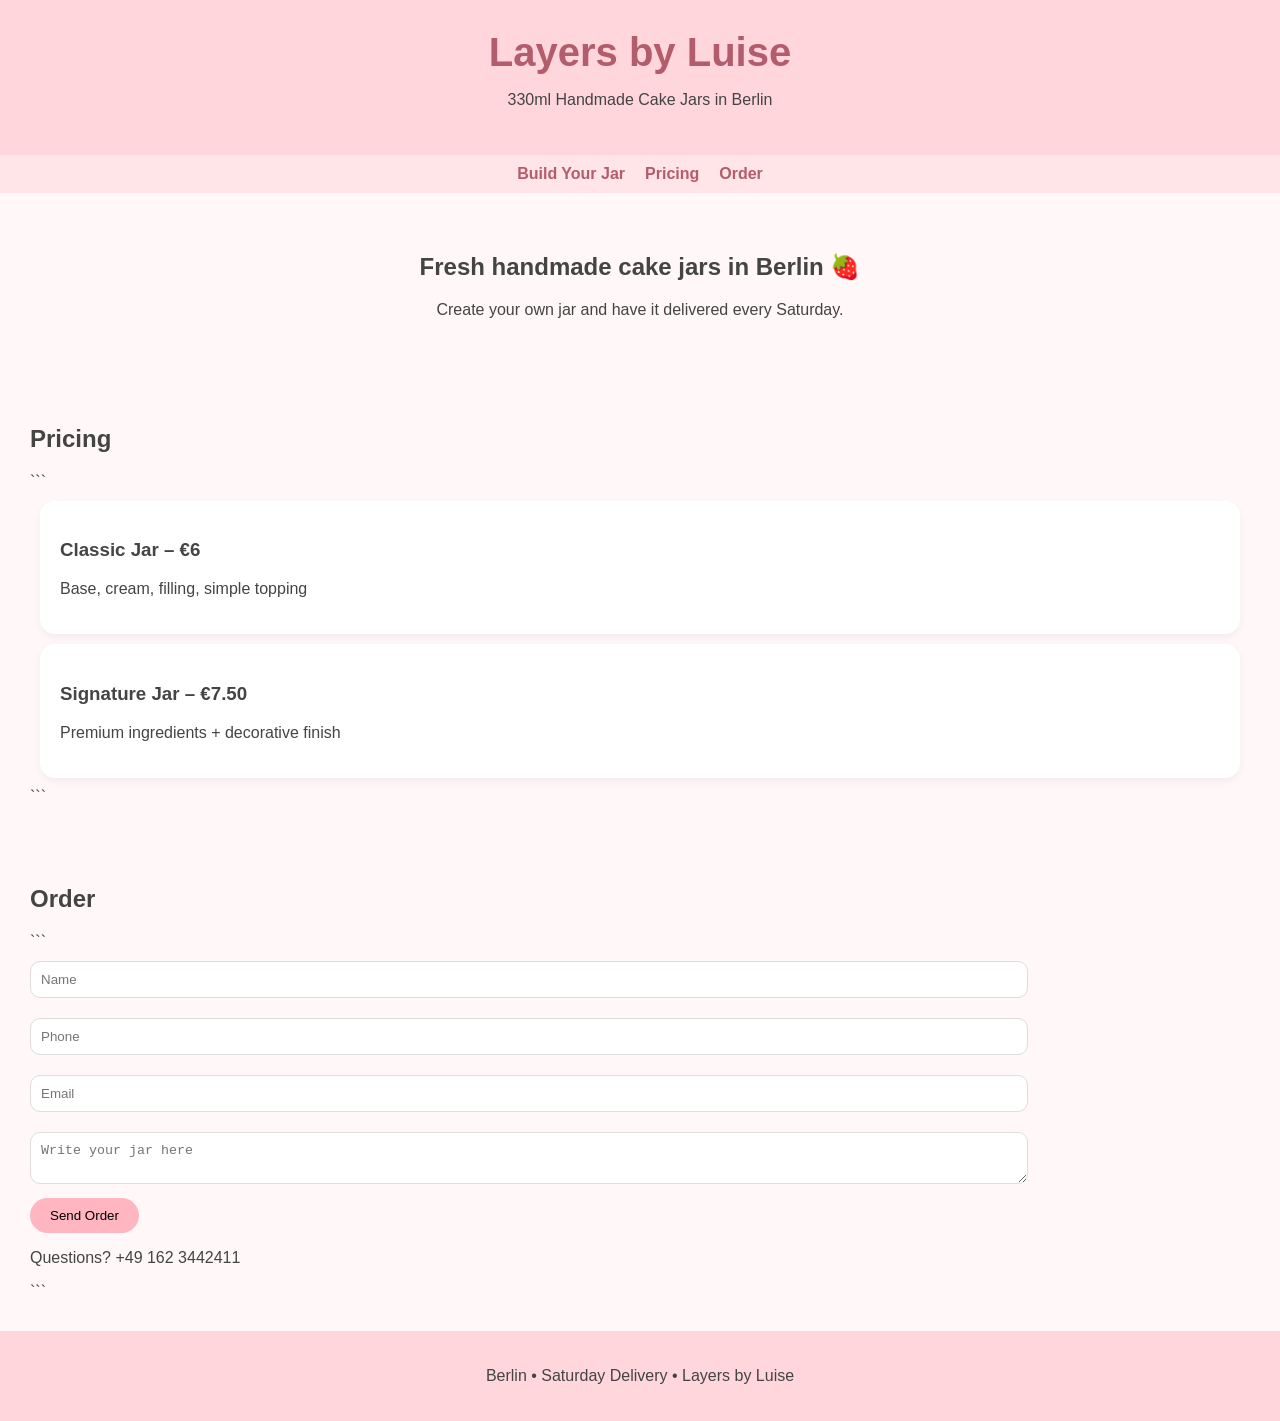
<file: index.html>
<!DOCTYPE html>

<html lang="en">
<head>
<meta charset="UTF-8">
<title>Layers by Luise</title>
<link rel="stylesheet" href="style.css">
</head>

<body>

<header>
    <h1>Layers by Luise</h1>
    <p>330ml Handmade Cake Jars in Berlin</p>
</header>

<nav>
    <a href="build.html">Build Your Jar</a>
    <a href="#pricing">Pricing</a>
    <a href="#order">Order</a>
</nav>

<section class="hero">
    <h2>Fresh handmade cake jars in Berlin 🍓</h2>
    <p>Create your own jar and have it delivered every Saturday.</p>
</section>

<section id="pricing">
    <h2>Pricing</h2>

```
<div class="card">
    <h3>Classic Jar – €6</h3>
    <p>Base, cream, filling, simple topping</p>
</div>

<div class="card">
    <h3>Signature Jar – €7.50</h3>
    <p>Premium ingredients + decorative finish</p>
</div>
```

</section>

<section id="order">
    <h2>Order</h2>

```
<form action="mailto:luise.pubantz@icloud.com" method="post" enctype="text/plain">
    <input type="text" name="Name" placeholder="Name" required><br>
    <input type="text" name="Phone" placeholder="Phone"><br>
    <input type="email" name="Email" placeholder="Email" required><br>
    <textarea name="Order" placeholder="Write your jar here"></textarea><br>
    <button type="submit">Send Order</button>
</form>

<p>Questions? +49 162 3442411</p>
```

</section>

<footer>
    <p>Berlin • Saturday Delivery • Layers by Luise</p>
</footer>

</body>
</html>
</file>
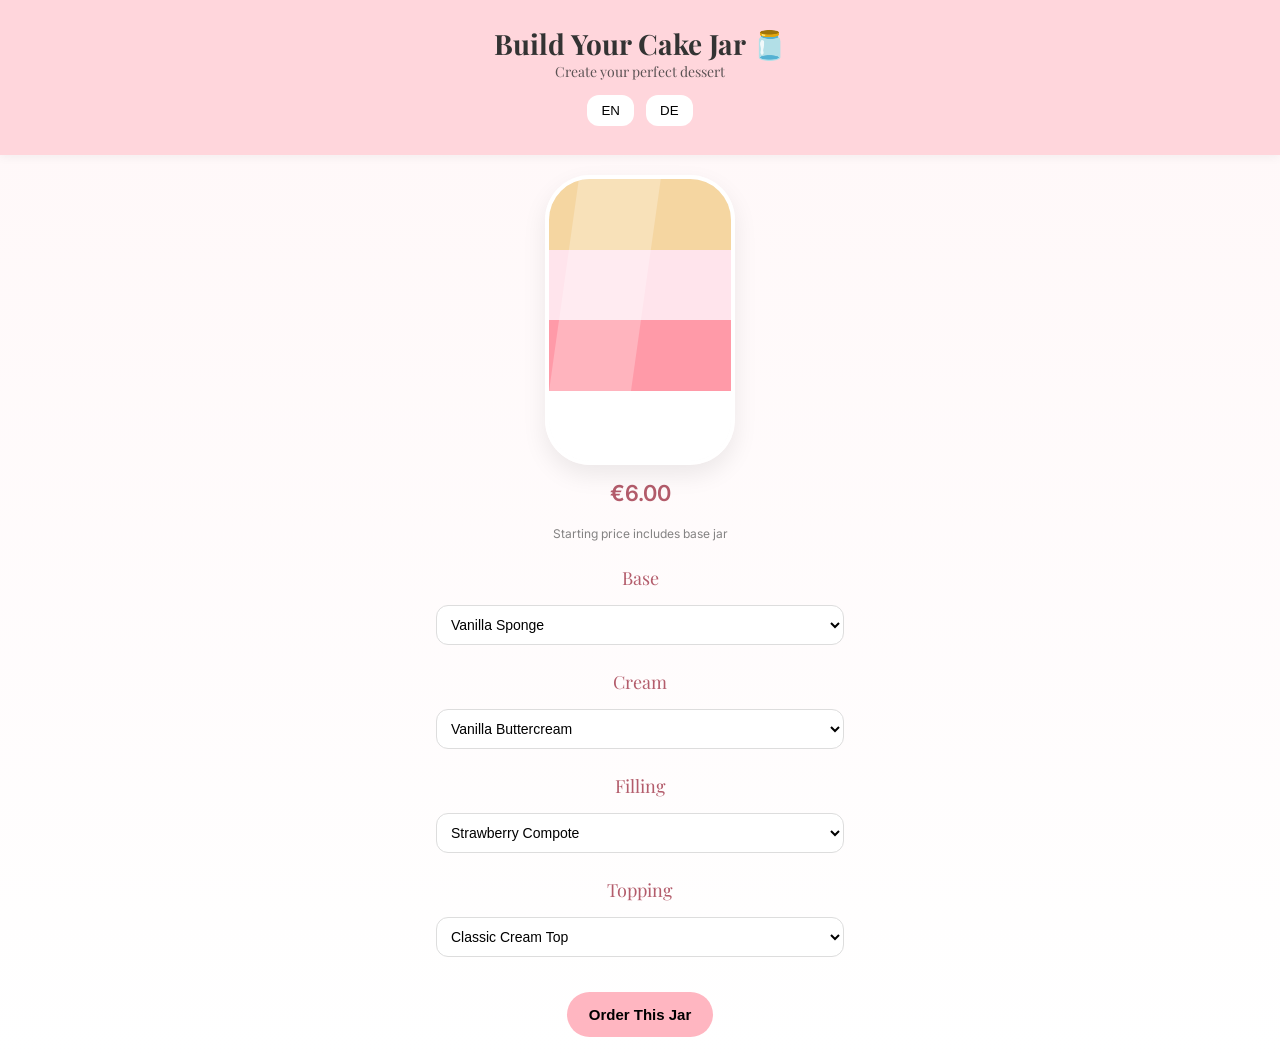
<file: build.html>
<!DOCTYPE html>
<html lang="en">
<head>
<meta charset="UTF-8">
<title>Build Your Jar - Layers by Luise</title>

<link href="https://fonts.googleapis.com/css2?family=Playfair+Display:wght@500;600;700&family=Inter:wght@300;400;500;600&display=swap" rel="stylesheet">

<style>

/* =========================
   BASE RESET
========================= */
*{
    margin:0;
    padding:0;
    box-sizing:border-box;
}

/* =========================
   PAGE BACKGROUND
========================= */
body{
    font-family:Inter, sans-serif;
    background:linear-gradient(180deg,#fff7f8,#fff);
    color:#333;
    display:flex;
    flex-direction:column;
    align-items:center;
}

/* =========================
   HEADER
========================= */
header{
    width:100%;
    background:#ffd6dc;
    padding:25px 15px;
    text-align:center;
    font-family:"Playfair Display", serif;
    box-shadow:0 2px 10px rgba(0,0,0,0.05);
}

header h1{
    font-size:28px;
}

header p{
    font-size:14px;
    opacity:0.8;
}

/* =========================
   LANGUAGE SWITCH
========================= */
.lang-switch{
    margin-top:10px;
}

.lang-switch button{
    border:none;
    padding:8px 14px;
    margin:4px;
    border-radius:12px;
    background:white;
    cursor:pointer;
    font-weight:500;
}

/* =========================
   MAIN WRAPPER
========================= */
.wrapper{
    width:100%;
    max-width:520px;
    padding:20px;
    display:flex;
    flex-direction:column;
    align-items:center;
    gap:15px;
}

/* =========================
   GLASS JAR
========================= */
.jar{
    width:190px;
    height:290px;
    border-radius:45px;
    border:4px solid rgba(255,255,255,0.9);
    background:rgba(255,255,255,0.35);
    backdrop-filter:blur(12px);
    box-shadow:
        inset 0 0 25px rgba(0,0,0,0.05),
        0 10px 25px rgba(0,0,0,0.08);
    overflow:hidden;
    display:flex;
    flex-direction:column;
    position:relative;
}

/* glass shine */
.jar::before{
    content:"";
    position:absolute;
    left:10px;
    top:0;
    width:45%;
    height:100%;
    background:rgba(255,255,255,0.25);
    transform:skewX(-8deg);
}

/* =========================
   LAYERS
========================= */
.layer{
    flex:1;
    transition:all 0.5s ease;
}

/* base colors */
.base{background:#f5d6a1;}
.cream{background:#ffe4ec;}
.filling{background:#ff9aa8;}
.topping{background:#ffffff;}

/* =========================
   PRICE DISPLAY
========================= */
.price-box{
    font-size:22px;
    font-weight:600;
    color:#b35c6b;
}

/* =========================
   SECTION TITLES
========================= */
.section-title{
    font-family:"Playfair Display", serif;
    font-size:18px;
    margin-top:10px;
    color:#b35c6b;
}

/* =========================
   SELECT BOXES
========================= */
select{
    width:85%;
    padding:10px;
    border-radius:12px;
    border:1px solid #ddd;
    background:white;
    font-size:14px;
}

/* =========================
   ORDER BUTTON
========================= */
.order-btn{
    margin-top:20px;
    padding:14px 22px;
    border:none;
    border-radius:25px;
    background:#ffb6c1;
    font-size:15px;
    font-weight:600;
    cursor:pointer;
    transition:0.3s;
}

.order-btn:hover{
    background:#ff9aa8;
    transform:scale(1.03);
}

/* =========================
   SMALL NOTE TEXT
========================= */
.note{
    font-size:12px;
    opacity:0.6;
    margin-top:5px;
}

</style>
</head>

<body>

<!-- =========================
     HEADER
========================= -->
<header>
    <h1>Build Your Cake Jar 🫙</h1>
    <p>Create your perfect dessert</p>

    <div class="lang-switch">
        <button onclick="setLang('en')">EN</button>
        <button onclick="setLang('de')">DE</button>
    </div>
</header>

<!-- =========================
     MAIN
========================= -->
<div class="wrapper">

<!-- JAR VISUAL -->
<div class="jar">
    <div class="layer base" id="base"></div>
    <div class="layer cream" id="cream"></div>
    <div class="layer filling" id="filling"></div>
    <div class="layer topping" id="topping"></div>
</div>

<!-- PRICE -->
<div class="price-box">
    €<span id="price">6.00</span>
</div>

<div class="note">Starting price includes base jar</div>

<!-- =========================
     BASE
========================= -->
<div class="section-title" id="t-base">Base</div>
<select onchange="setBase(this.value)">
    <option value="0">Vanilla Sponge</option>
    <option value="0">Chocolate Sponge</option>
    <option value="1.5">Red Velvet (+€1.5)</option>
</select>

<!-- =========================
     CREAM
========================= -->
<div class="section-title" id="t-cream">Cream</div>
<select onchange="setCream(this.value)">
    <option value="0">Vanilla Buttercream</option>
    <option value="0.5">Berry Cream (+€0.5)</option>
    <option value="0.5">Salted Caramel (+€0.5)</option>
</select>

<!-- =========================
     FILLING
========================= -->
<div class="section-title" id="t-fill">Filling</div>
<select onchange="setFill(this.value)">
    <option value="0">Strawberry Compote</option>
    <option value="0.5">Chocolate Ganache (+€0.5)</option>
    <option value="0.5">Raspberry Jam (+€0.5)</option>
</select>

<!-- =========================
     TOPPING
========================= -->
<div class="section-title" id="t-top">Topping</div>
<select onchange="setTop(this.value)">
    <option value="0">Classic Cream Top</option>
    <option value="0.5">Cookie Crunch (+€0.5)</option>
    <option value="0.5">Berry Dust (+€0.5)</option>
</select>

<!-- ORDER -->
<button class="order-btn" onclick="goOrder()">
    Order This Jar
</button>

</div>

<!-- =========================
     JAVASCRIPT
========================= -->
<script>

let basePrice = 6;
let extras = 0;

function updatePrice(){
    document.getElementById("price").innerText =
    (basePrice + extras).toFixed(2);
}

/* BASE */
function setBase(val){
    extras = parseFloat(val);

    document.getElementById("base").style.background =
        val==0 ? "#f5d6a1" : "#c14444";

    updatePrice();
}

/* CREAM */
function setCream(val){
    document.getElementById("cream").style.background =
        val==0 ? "#ffe4ec" : "#ffb6c1";

    extras += parseFloat(val);
    updatePrice();
}

/* FILL */
function setFill(val){
    document.getElementById("filling").style.background =
        val==0 ? "#ff9aa8" : "#6d4c41";

    extras += parseFloat(val);
    updatePrice();
}

/* TOP */
function setTop(val){
    document.getElementById("topping").style.background =
        val==0 ? "#ffffff" : "#fdcb6e";

    extras += parseFloat(val);
    updatePrice();
}

/* ORDER */
function goOrder(){
    window.location.href="/#order";
}

/* LANGUAGE */
function setLang(lang){

    const map = {
        en:["Base","Cream","Filling","Topping"],
        de:["Boden","Creme","Füllung","Topping"]
    };

    document.getElementById("t-base").innerText = map[lang][0];
    document.getElementById("t-cream").innerText = map[lang][1];
    document.getElementById("t-fill").innerText = map[lang][2];
    document.getElementById("t-top").innerText = map[lang][3];
}

</script>

</body>
</html>
</file>
<file: style.css>
body {
font-family: Arial, sans-serif;
margin: 0;
background: #fff7f8;
color: #444;
}

header {
background: #ffd6dc;
text-align: center;
padding: 30px;
}

header h1 {
margin: 0;
font-size: 2.5em;
color: #b35c6b;
}

nav {
display: flex;
justify-content: center;
gap: 20px;
background: #ffe4e8;
padding: 10px;
}

nav a {
text-decoration: none;
color: #b35c6b;
font-weight: bold;
}

.hero {
text-align: center;
padding: 40px;
}

section {
padding: 30px;
}

.card {
background: white;
padding: 20px;
margin: 10px;
border-radius: 15px;
box-shadow: 0 4px 10px rgba(0,0,0,0.05);
}

form input, form textarea {
width: 80%;
padding: 10px;
margin: 10px 0;
border-radius: 10px;
border: 1px solid #ddd;
}

button {
background: #ffb6c1;
border: none;
padding: 10px 20px;
border-radius: 20px;
cursor: pointer;
}

button:hover {
background: #ff9aa8;
}

footer {
text-align: center;
padding: 20px;
background: #ffd6dc;
}
</file>
